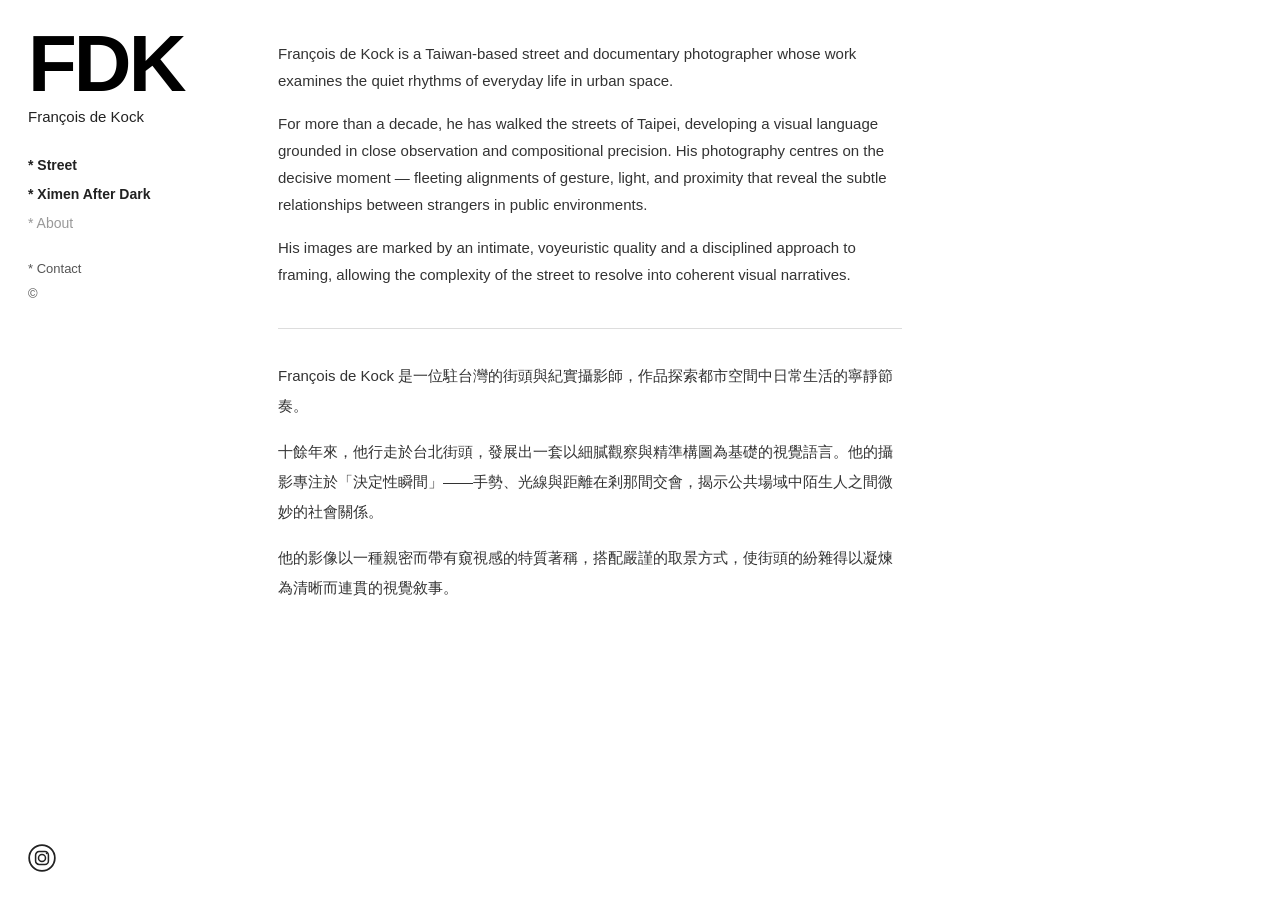
<file: about.html>
<!DOCTYPE html>
<html lang="en">
<head>
  <meta charset="UTF-8">
  <meta name="viewport" content="width=device-width, initial-scale=1.0">
  <title>FDK — About</title>
  <link rel="stylesheet" href="style.css">
</head>
<body>

  <aside class="sidebar">
    <div class="sidebar-top">
      <a href="index.html" class="logo">FDK</a>
      <div class="name">Fran&ccedil;ois de Kock</div>

      <nav class="nav-main">
        <a href="index.html" class="nav-link">* Street</a>
        <a href="ximen.html" class="nav-link">* Ximen After Dark</a>
        <a href="about.html" class="nav-link active">* About</a>
      </nav>

      <nav class="nav-secondary">
        <a href="#" class="nav-link small">* Contact</a>
        <a href="#" class="nav-link small">&copy;</a>
      </nav>
    </div>

    <div class="sidebar-bottom">
      <div class="social">
        <a href="https://www.instagram.com/frankdek45" target="_blank" rel="noopener" class="social-icon" aria-label="Instagram">
          <svg viewBox="0 0 24 24" width="28" height="28"><circle cx="12" cy="12" r="11" fill="none" stroke="currentColor" stroke-width="1.5"/><rect x="6.5" y="6.5" width="11" height="11" rx="3" fill="none" stroke="currentColor" stroke-width="1.3"/><circle cx="12" cy="12" r="3" fill="none" stroke="currentColor" stroke-width="1.3"/><circle cx="16" cy="8" r="0.8" fill="currentColor"/></svg>
        </a>
      </div>
    </div>
  </aside>

  <main class="content">
    <div class="about">
      <div class="about-text">
        <p>Fran&ccedil;ois de Kock is a Taiwan-based street and documentary photographer whose work examines the quiet rhythms of everyday life in urban space.</p>

        <p>For more than a decade, he has walked the streets of Taipei, developing a visual language grounded in close observation and compositional precision. His photography centres on the decisive moment &mdash; fleeting alignments of gesture, light, and proximity that reveal the subtle relationships between strangers in public environments.</p>

        <p>His images are marked by an intimate, voyeuristic quality and a disciplined approach to framing, allowing the complexity of the street to resolve into coherent visual narratives.</p>
      </div>

      <div class="about-text about-chinese">
        <p>Fran&ccedil;ois de Kock 是一位駐台灣的街頭與紀實攝影師，作品探索都市空間中日常生活的寧靜節奏。</p>

        <p>十餘年來，他行走於台北街頭，發展出一套以細膩觀察與精準構圖為基礎的視覺語言。他的攝影專注於「決定性瞬間」——手勢、光線與距離在剎那間交會，揭示公共場域中陌生人之間微妙的社會關係。</p>

        <p>他的影像以一種親密而帶有窺視感的特質著稱，搭配嚴謹的取景方式，使街頭的紛雜得以凝煉為清晰而連貫的視覺敘事。</p>
      </div>
    </div>
  </main>

</body>
</html>
</file>
<file: style.css>
*, *::before, *::after {
  margin: 0;
  padding: 0;
  box-sizing: border-box;
}

body {
  background: #fff;
  color: #222;
  font-family: 'Helvetica Neue', Helvetica, Arial, sans-serif;
  min-height: 100vh;
  -webkit-font-smoothing: antialiased;
}

/* ── Sidebar ── */
.sidebar {
  position: fixed;
  top: 0;
  left: 0;
  width: 230px;
  height: 100vh;
  padding: 28px 28px 24px;
  display: flex;
  flex-direction: column;
  justify-content: space-between;
  z-index: 100;
  background: #fff;
}

.sidebar-top {
  display: flex;
  flex-direction: column;
}

.logo {
  font-size: 80px;
  font-weight: 900;
  color: #000;
  text-decoration: none;
  line-height: 0.9;
  letter-spacing: -3px;
}

.name {
  font-size: 15px;
  font-weight: 400;
  color: #222;
  margin-top: 8px;
  margin-bottom: 28px;
}

.nav-main {
  display: flex;
  flex-direction: column;
  gap: 4px;
  margin-bottom: 20px;
}

.nav-link {
  color: #222;
  text-decoration: none;
  font-size: 14px;
  font-weight: 700;
  line-height: 1.8;
  transition: color 0.2s;
}

.nav-link:hover {
  color: #000;
}

.nav-link.active {
  color: #999;
  font-weight: 400;
}

.nav-secondary {
  display: flex;
  flex-direction: column;
  gap: 2px;
}

.nav-link.small {
  font-size: 13px;
  font-weight: 400;
  color: #555;
}

.nav-link.small:hover {
  color: #000;
}

/* ── Social icons ── */
.sidebar-bottom {
  margin-top: auto;
  transition: opacity 0.2s;
}

/* Hide social icons when gallery controls are visible */
body.single-active .sidebar-bottom {
  opacity: 0;
  pointer-events: none;
}

.social {
  display: flex;
  gap: 8px;
}

.social-icon {
  color: #222;
  transition: color 0.2s;
}

.social-icon:hover {
  color: #666;
}

/* ── Gallery controls (shown in single view) ── */
.gallery-controls {
  position: fixed;
  bottom: 24px;
  left: 28px;
  width: 174px;
  z-index: 100;
}

.caption {
  font-size: 14px;
  font-weight: 700;
  color: #222;
  margin-bottom: 8px;
}

.controls-nav {
  margin-bottom: 4px;
}

.control-link {
  font-size: 13px;
  color: #555;
  text-decoration: none;
}

.control-link:hover {
  color: #000;
}

.control-sep {
  font-size: 13px;
  color: #999;
  margin: 0 2px;
}

/* ── Content area ── */
.content {
  margin-left: 230px;
  min-height: 100vh;
}

/* ── Grid (landing/thumbnails) ── */
.grid {
  display: grid;
  grid-template-columns: repeat(3, 1fr);
  gap: 6px;
  padding: 6px;
}

.grid-item {
  overflow: hidden;
  cursor: pointer;
  line-height: 0;
}

.grid-item img {
  width: 100%;
  height: 100%;
  object-fit: cover;
  display: block;
  transition: opacity 0.3s;
  pointer-events: none;
}

.grid-item:hover img {
  opacity: 0.85;
}

/* Varied row heights for visual interest */
.grid-item.tall {
  grid-row: span 2;
}

/* ── Single image view ── */
.single-view {
  display: flex;
  align-items: center;
  justify-content: center;
  padding: 16px;
  height: 100vh;
}

.single-img {
  max-width: 100%;
  max-height: calc(100vh - 32px);
  object-fit: contain;
  display: block;
  pointer-events: none;
}

.empty-gallery {
  grid-column: 1 / -1;
  padding: 80px 48px;
  font-size: 15px;
  color: #999;
  letter-spacing: 1px;
}

/* ── About page ── */
.about {
  padding: 40px 48px 60px;
  max-width: 720px;
}

.about-text p {
  font-size: 15px;
  line-height: 1.8;
  color: #333;
  margin-bottom: 16px;
}

.about-chinese {
  margin-top: 40px;
  padding-top: 32px;
  border-top: 1px solid #ddd;
}

.about-chinese p {
  font-size: 15px;
  line-height: 2;
}

/* ── Utility ── */
.hidden {
  display: none !important;
}

/* ── Responsive ── */
@media (max-width: 900px) {
  .sidebar {
    position: relative;
    width: 100%;
    height: auto;
    padding: 20px;
    flex-direction: row;
    flex-wrap: wrap;
    align-items: center;
    gap: 12px;
  }

  .sidebar-top {
    flex-direction: row;
    align-items: center;
    gap: 16px;
    flex-wrap: wrap;
  }

  .logo {
    font-size: 36px;
  }

  .name {
    margin: 0;
  }

  .nav-main {
    flex-direction: row;
    gap: 12px;
    margin-bottom: 0;
  }

  .nav-secondary {
    flex-direction: row;
    gap: 12px;
  }

  .content {
    margin-left: 0;
  }

  .gallery-controls {
    position: relative;
    bottom: auto;
    left: auto;
    width: 100%;
    padding: 12px 20px;
  }

  .grid {
    grid-template-columns: repeat(2, 1fr);
  }

  .grid-item.tall {
    grid-row: span 1;
  }
}

@media (max-width: 500px) {
  .grid {
    grid-template-columns: 1fr;
  }
}
</file>
